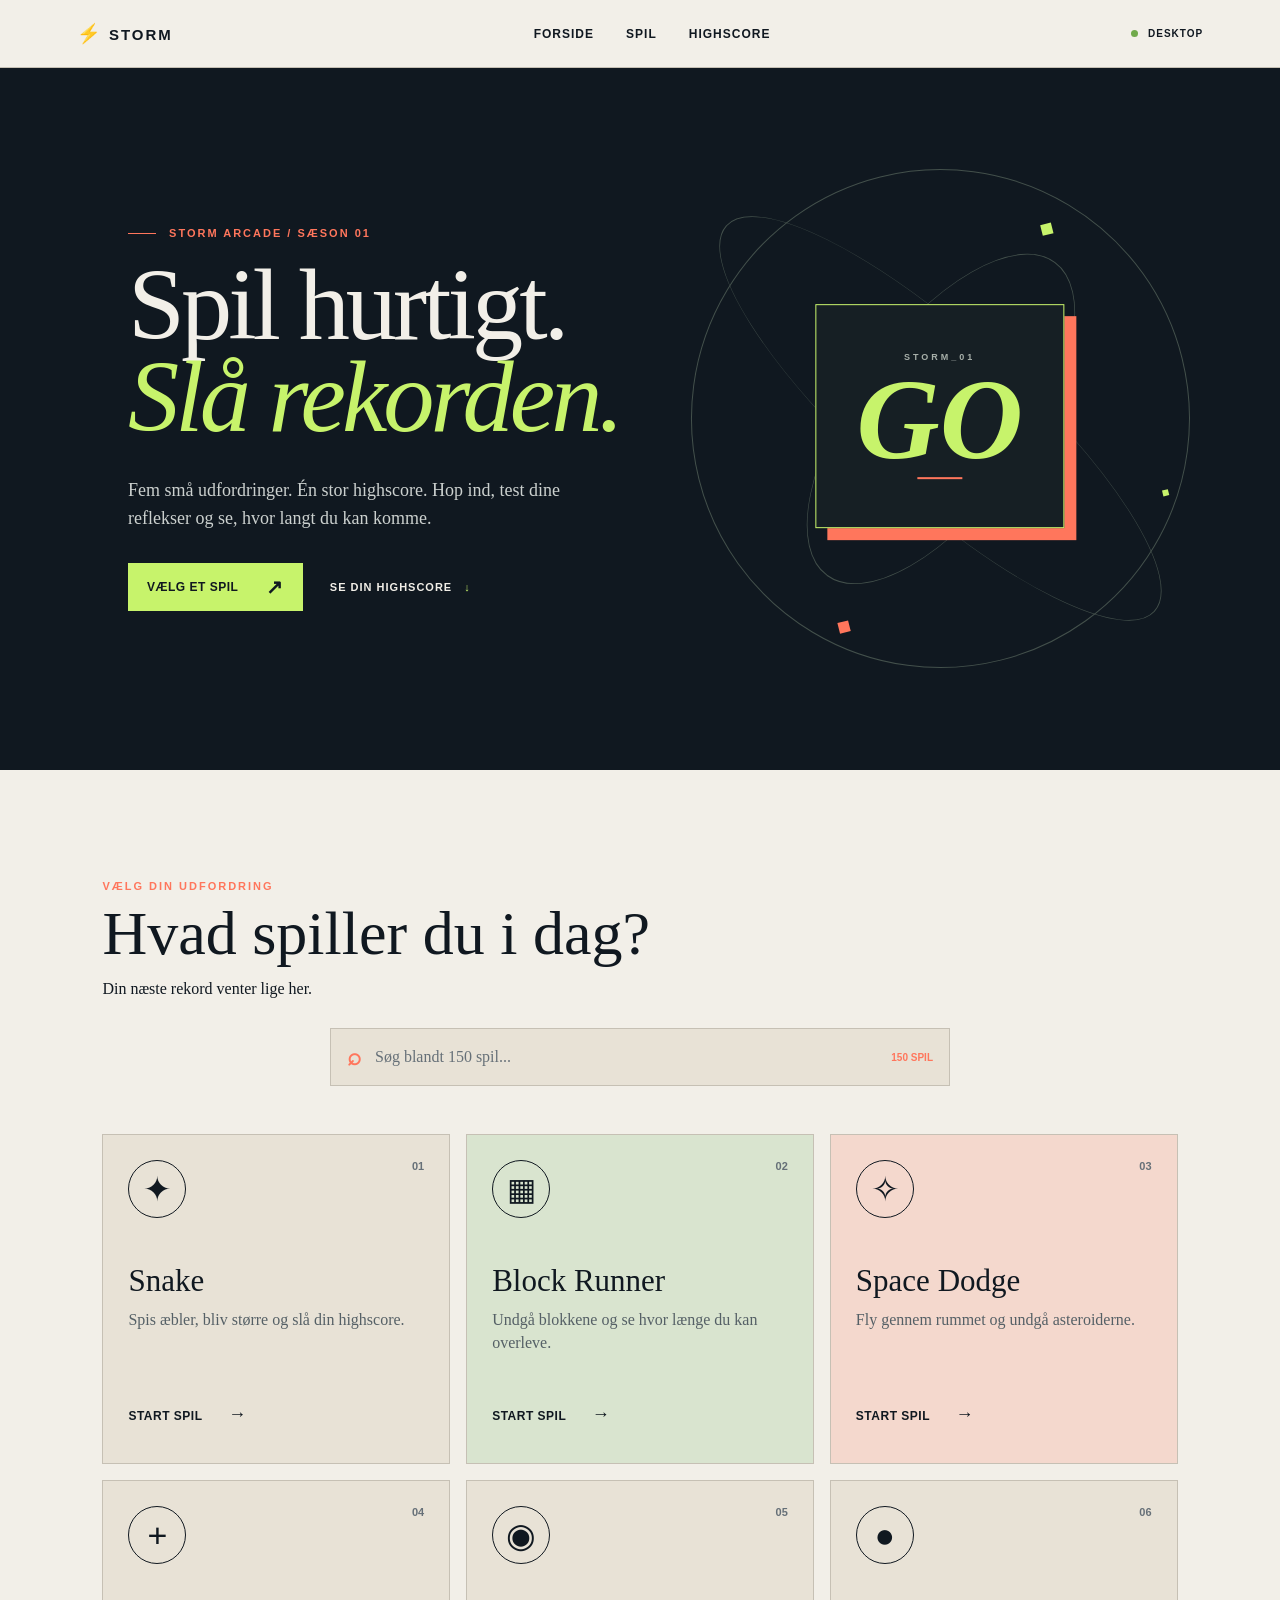
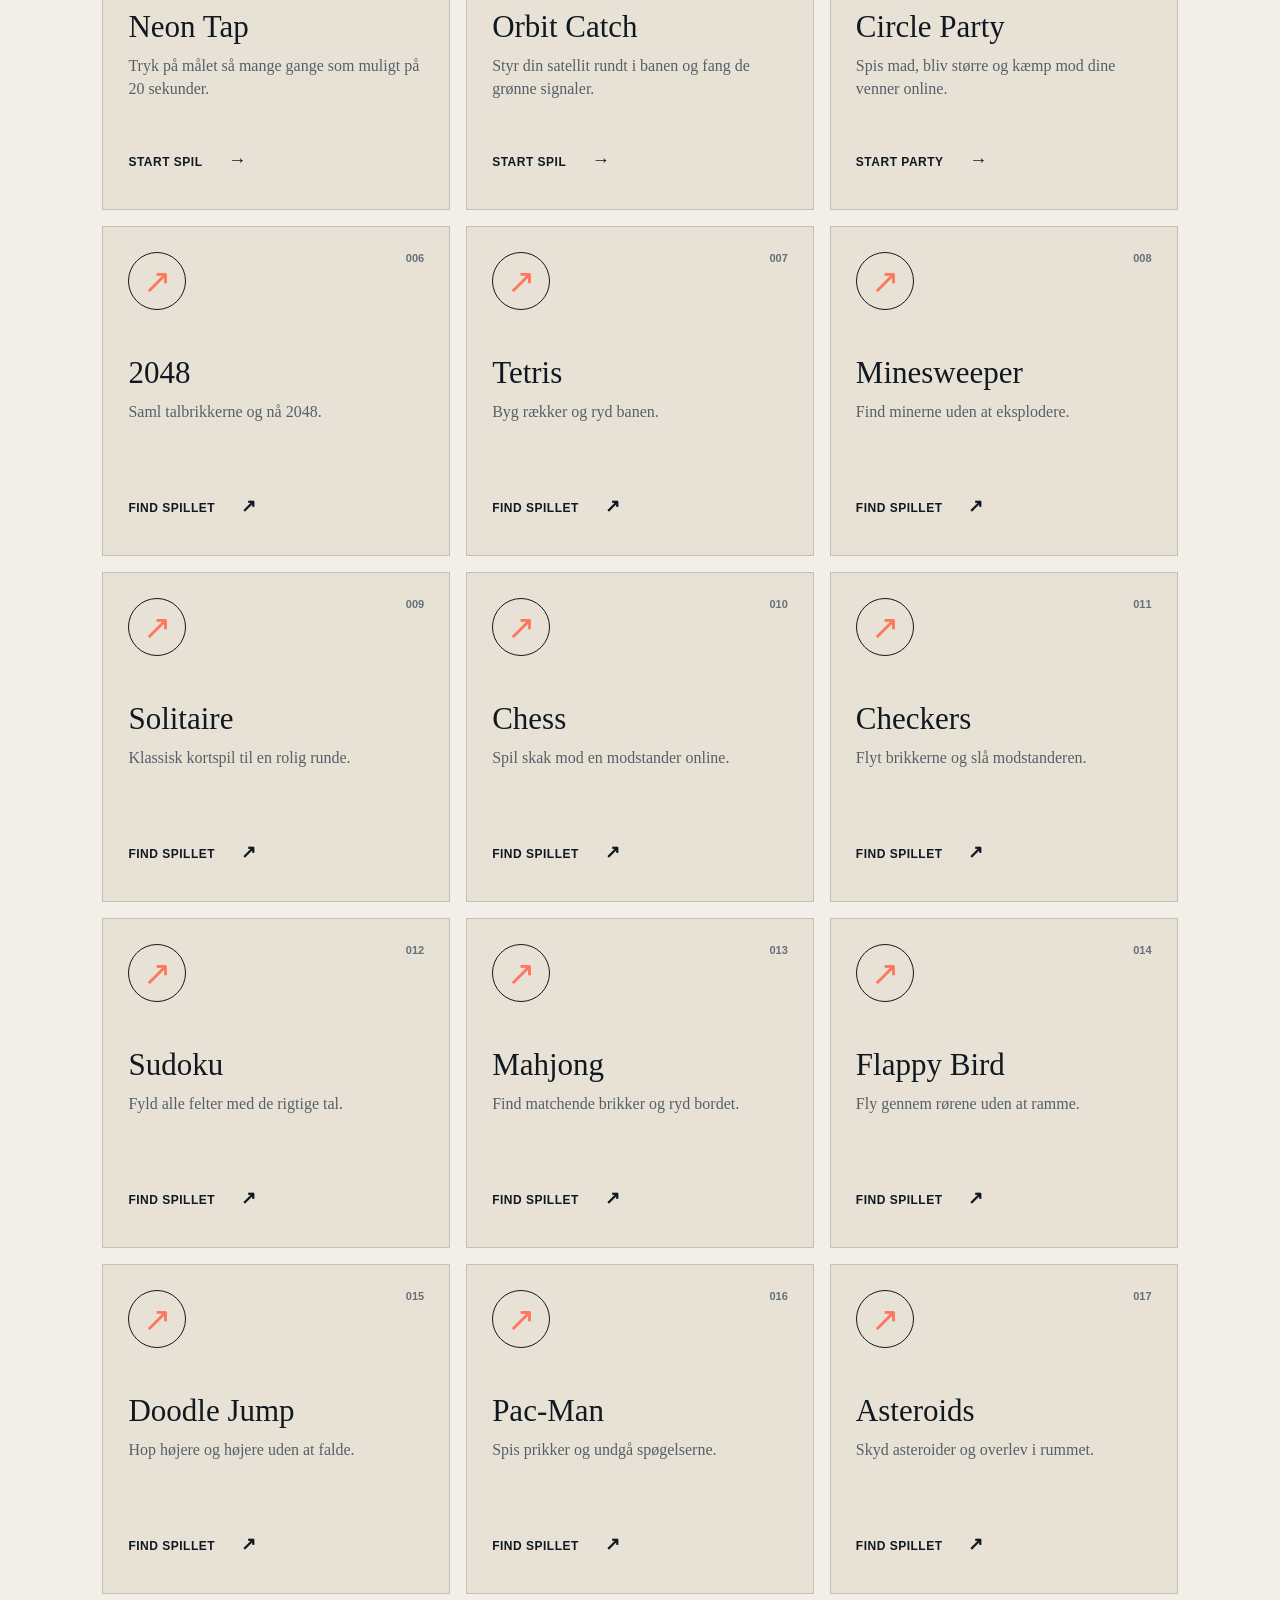
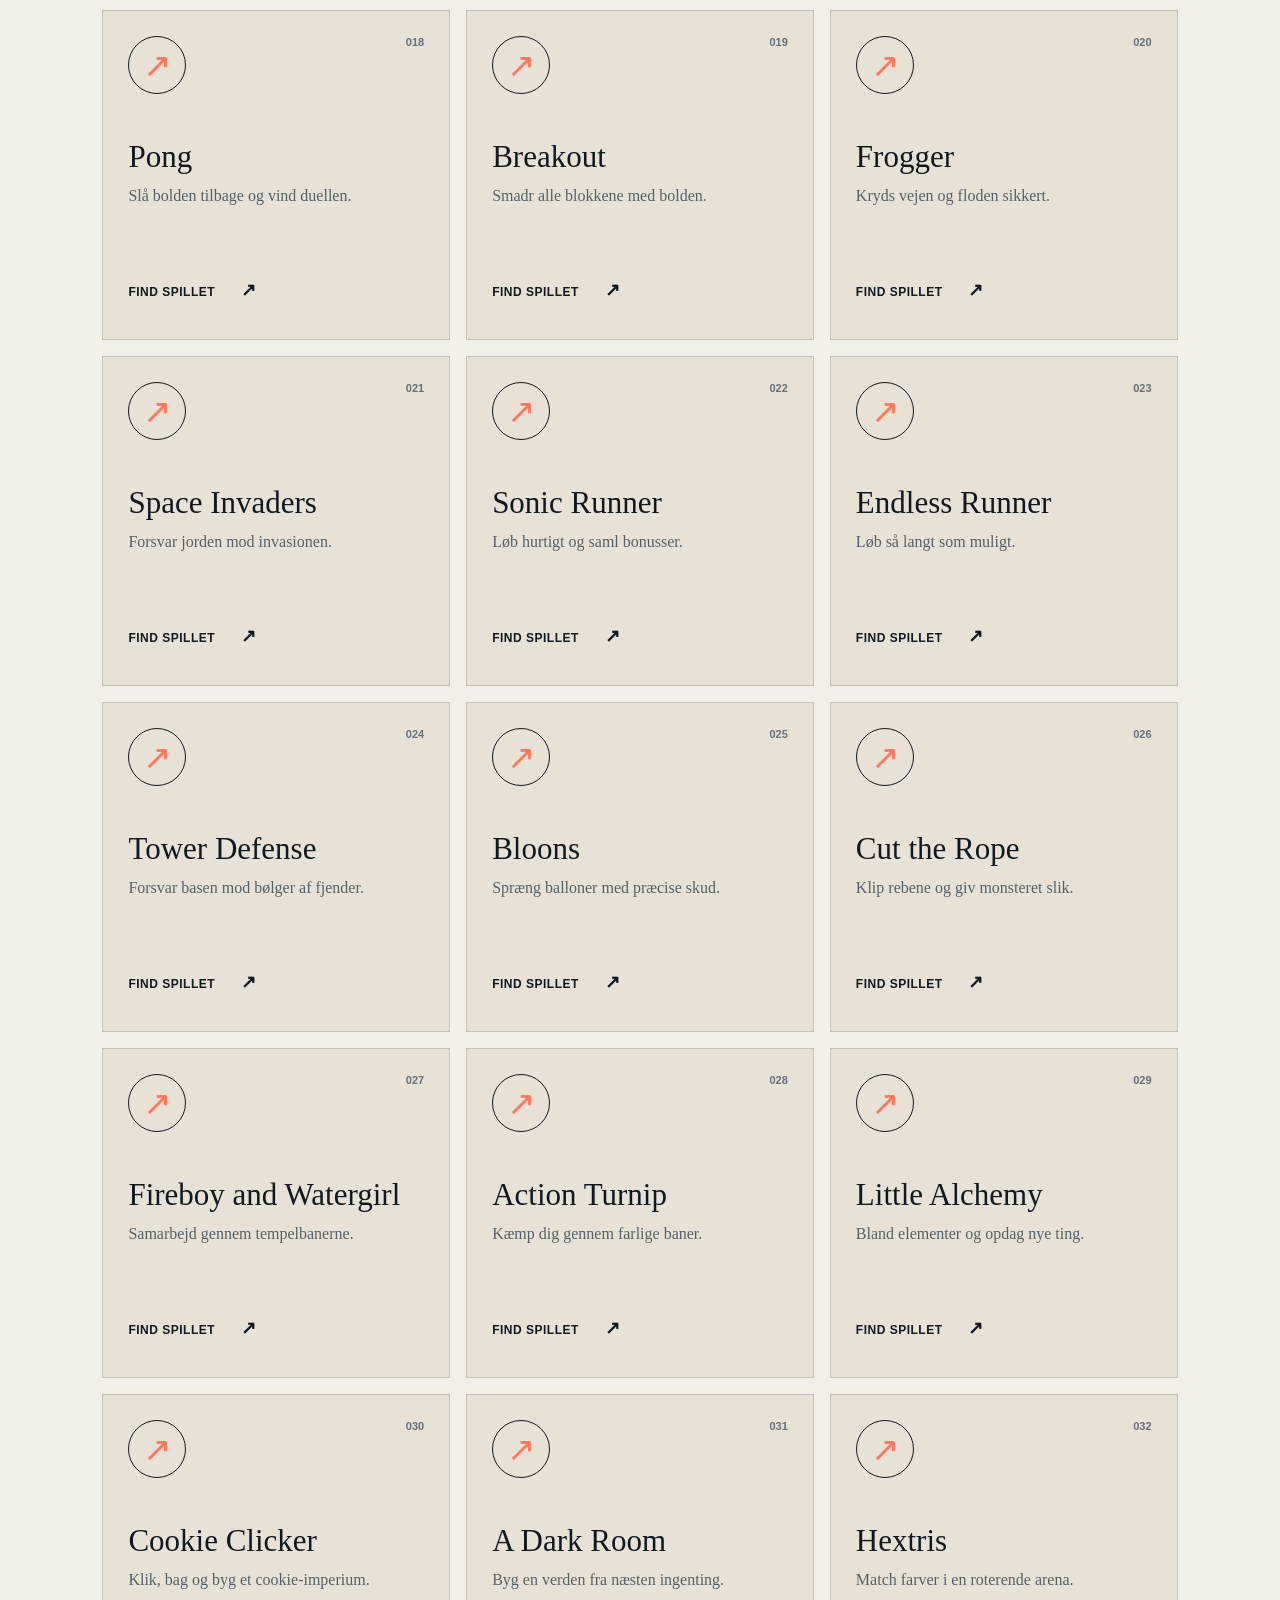
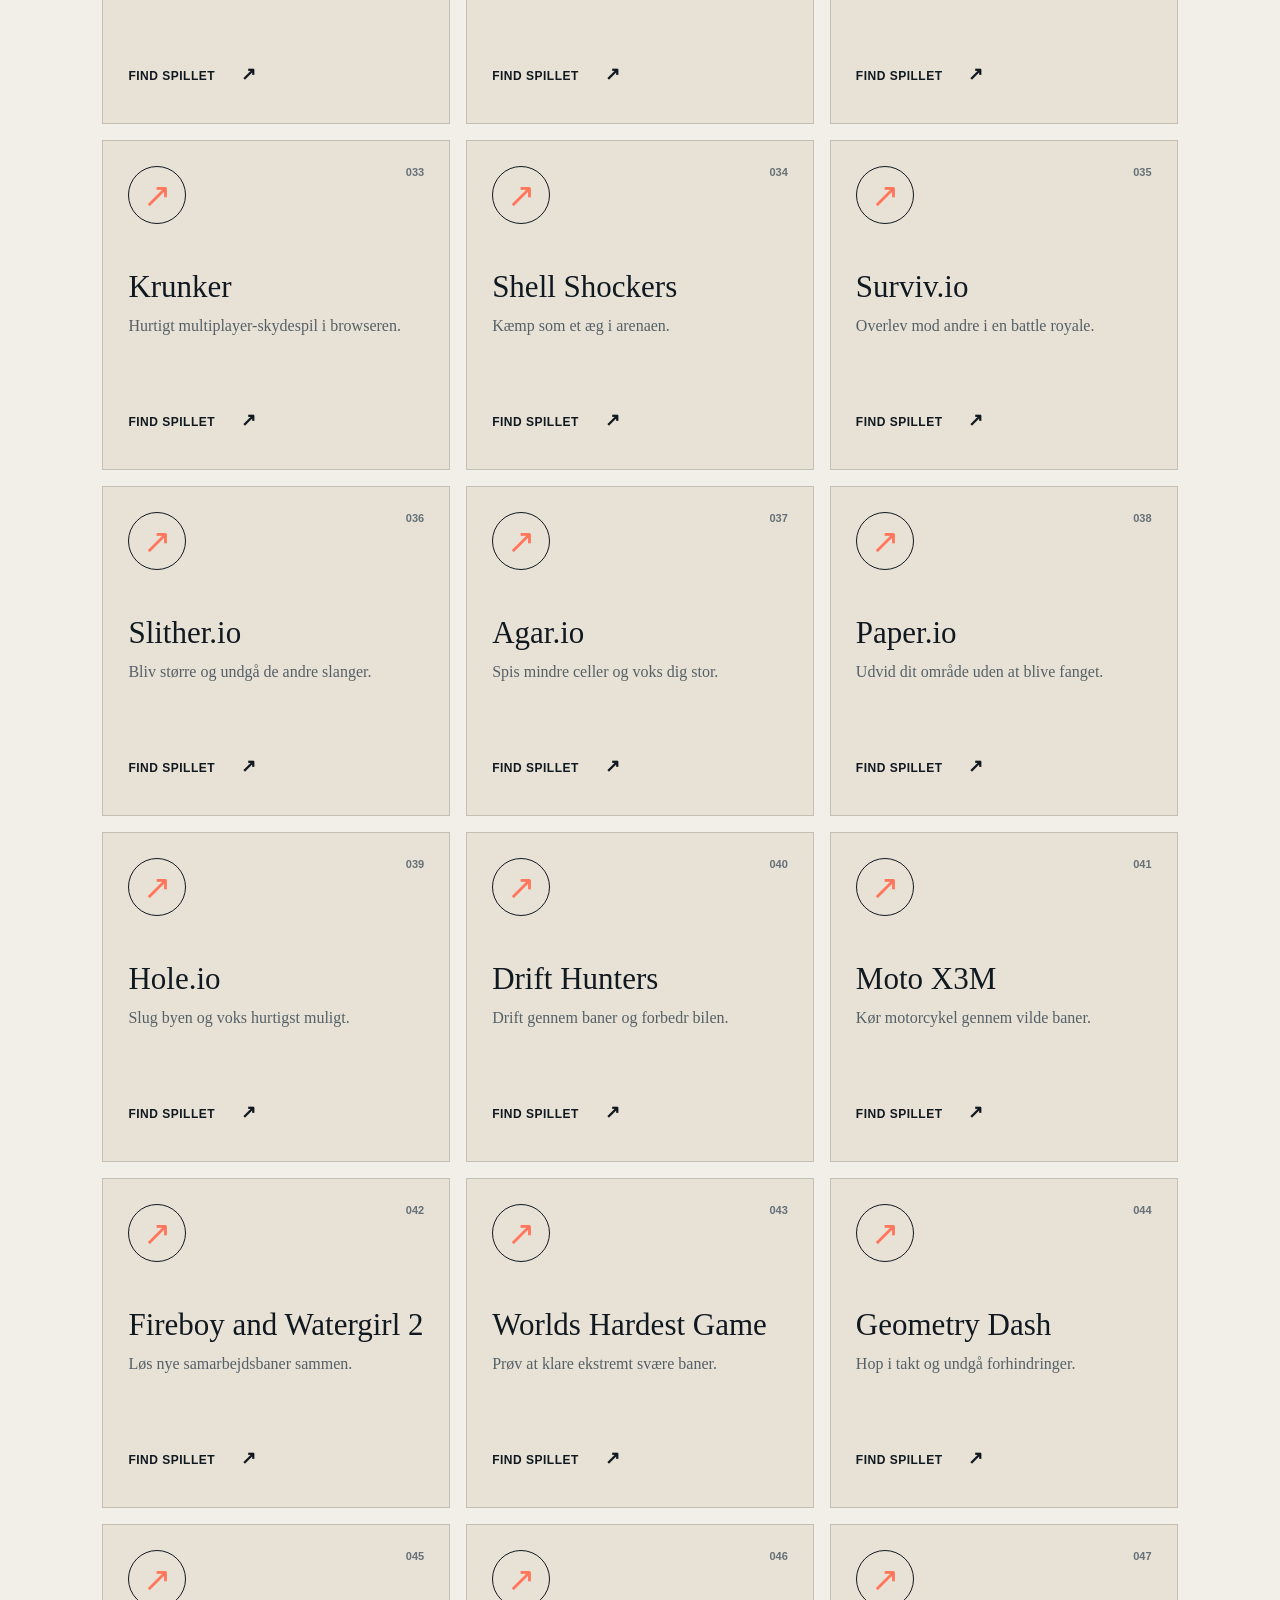
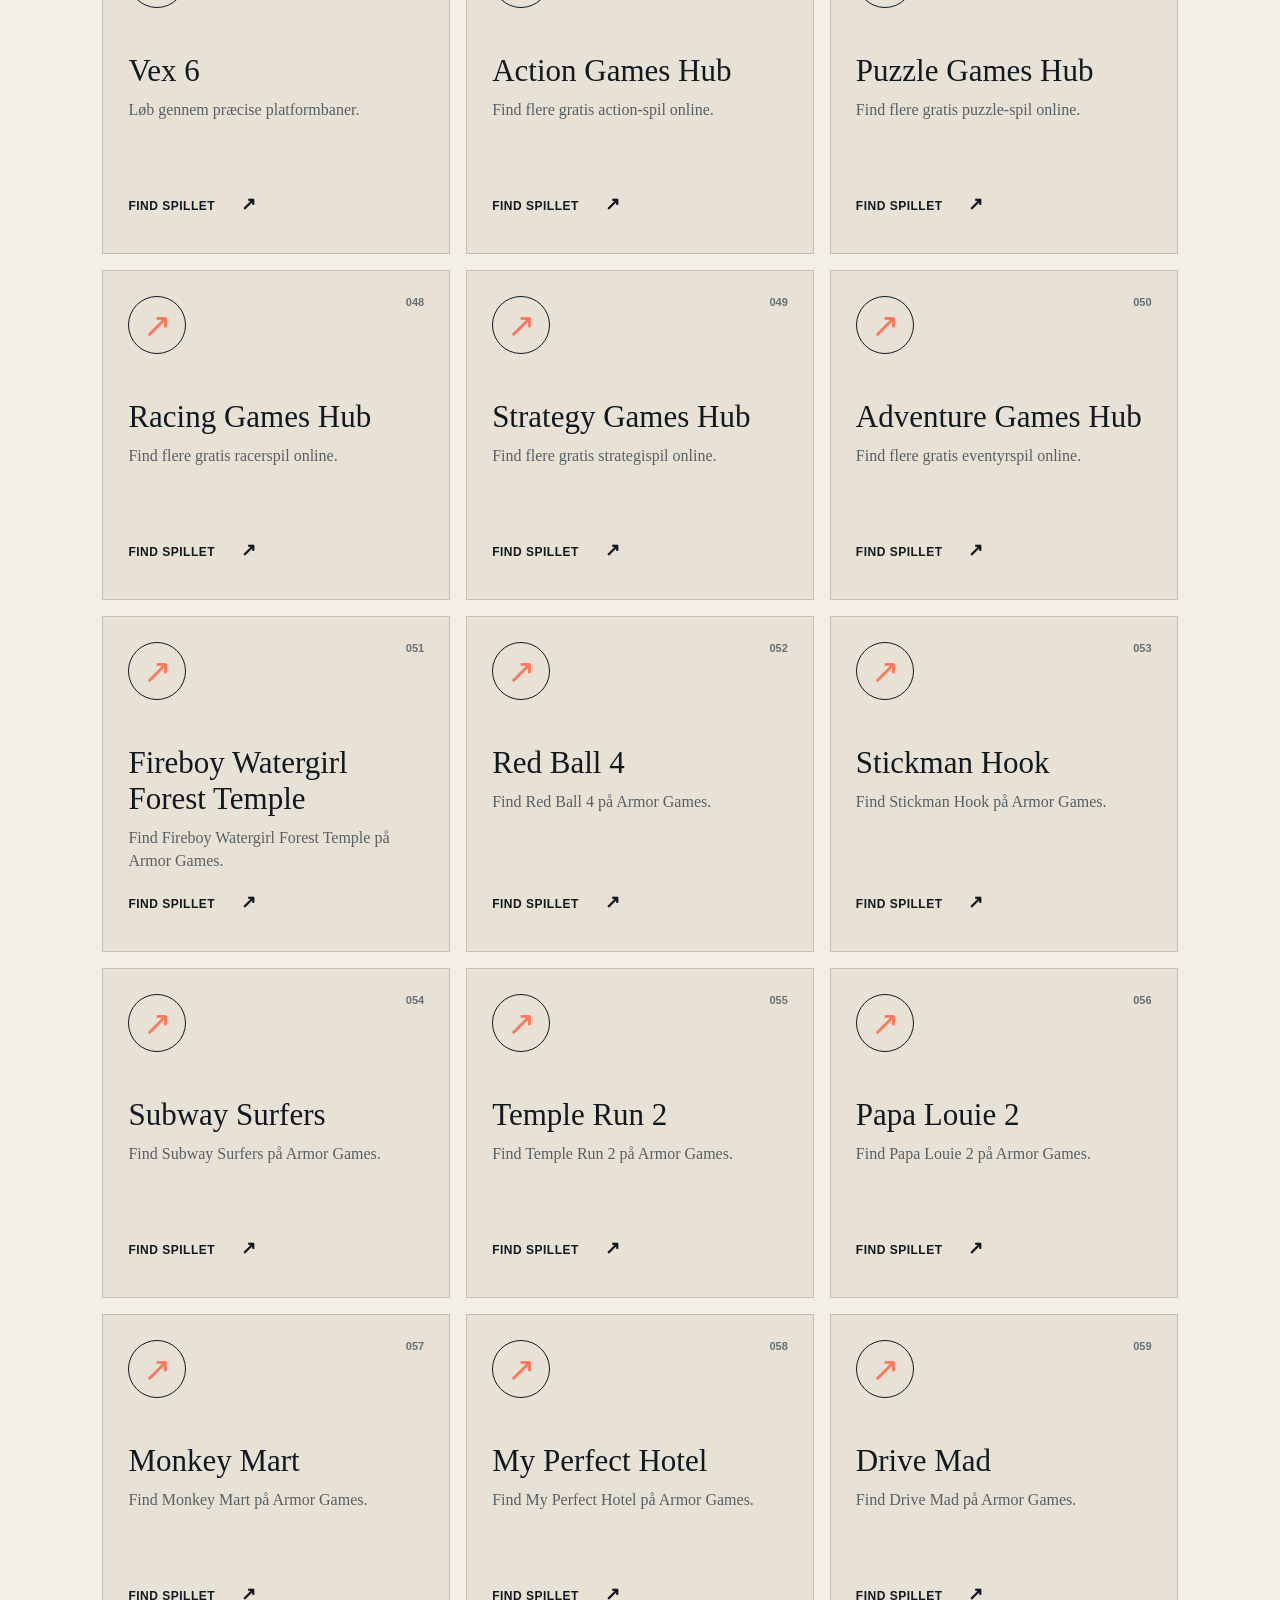
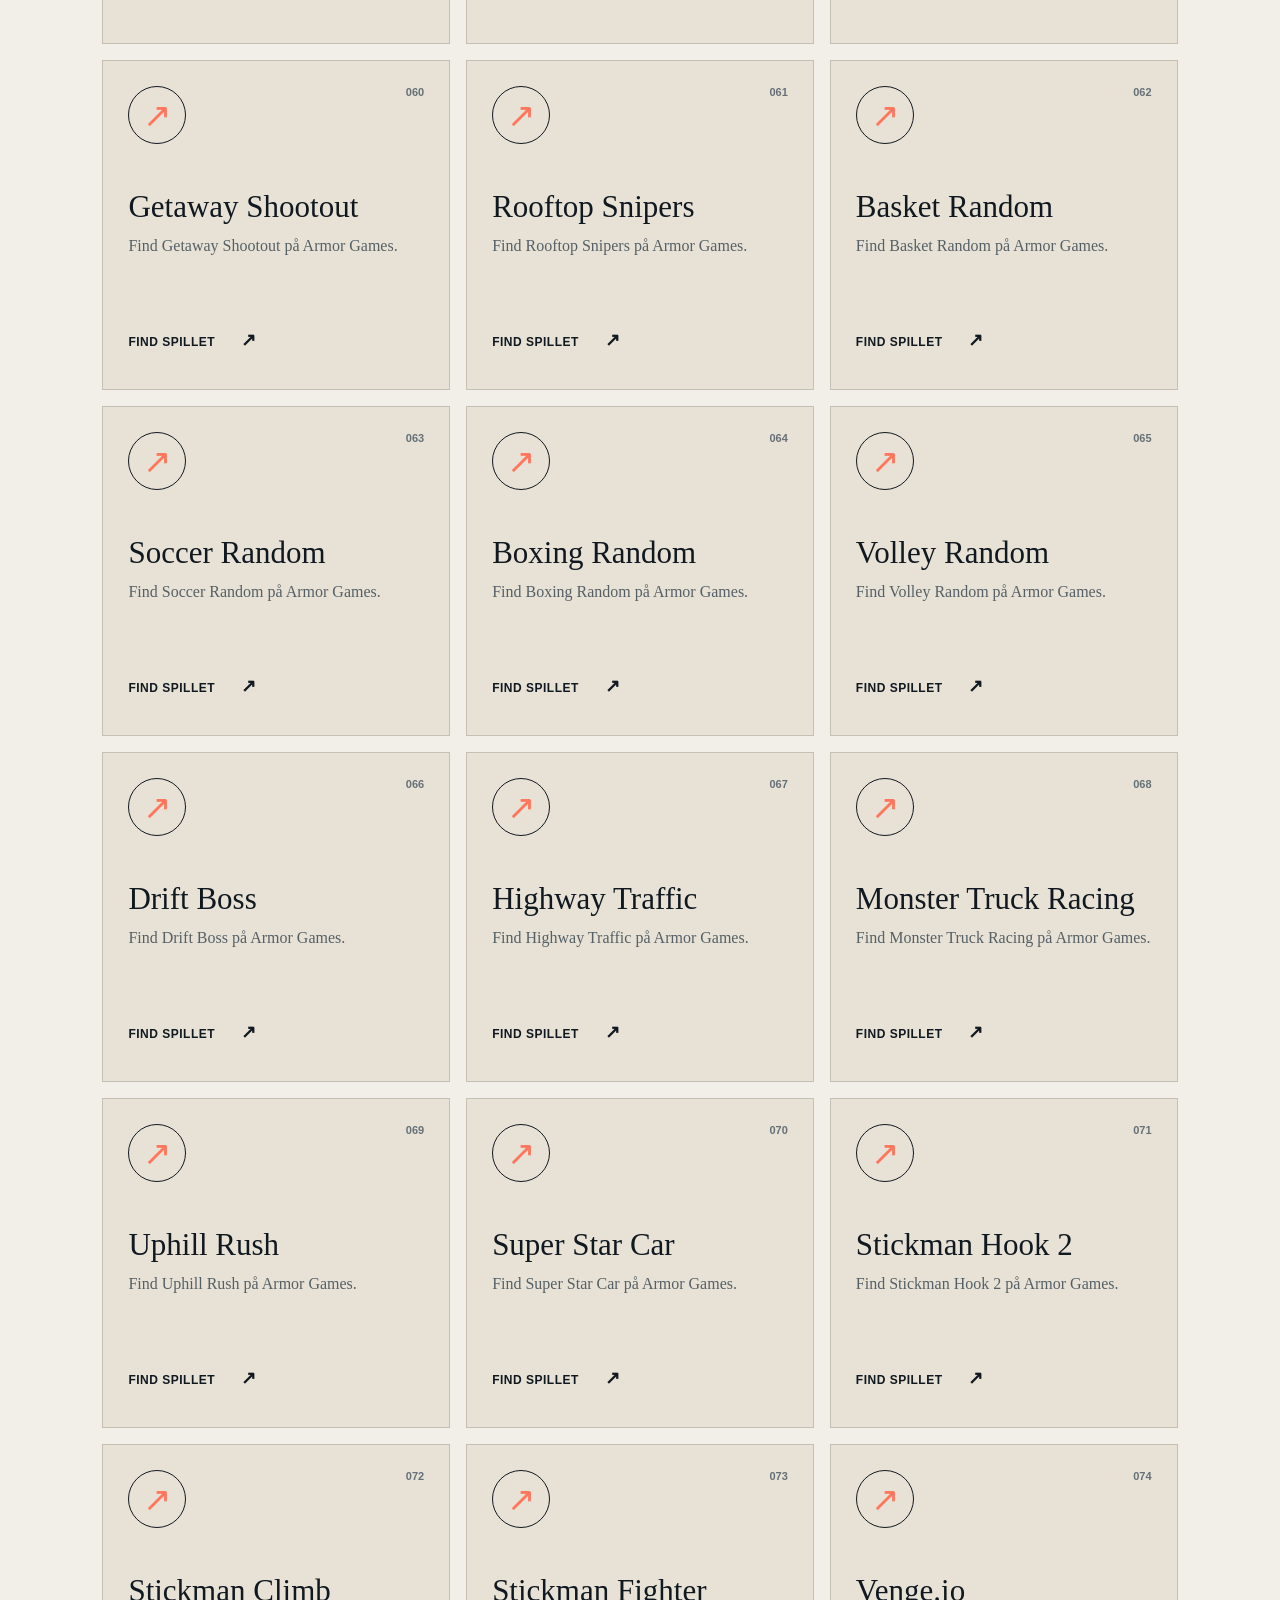
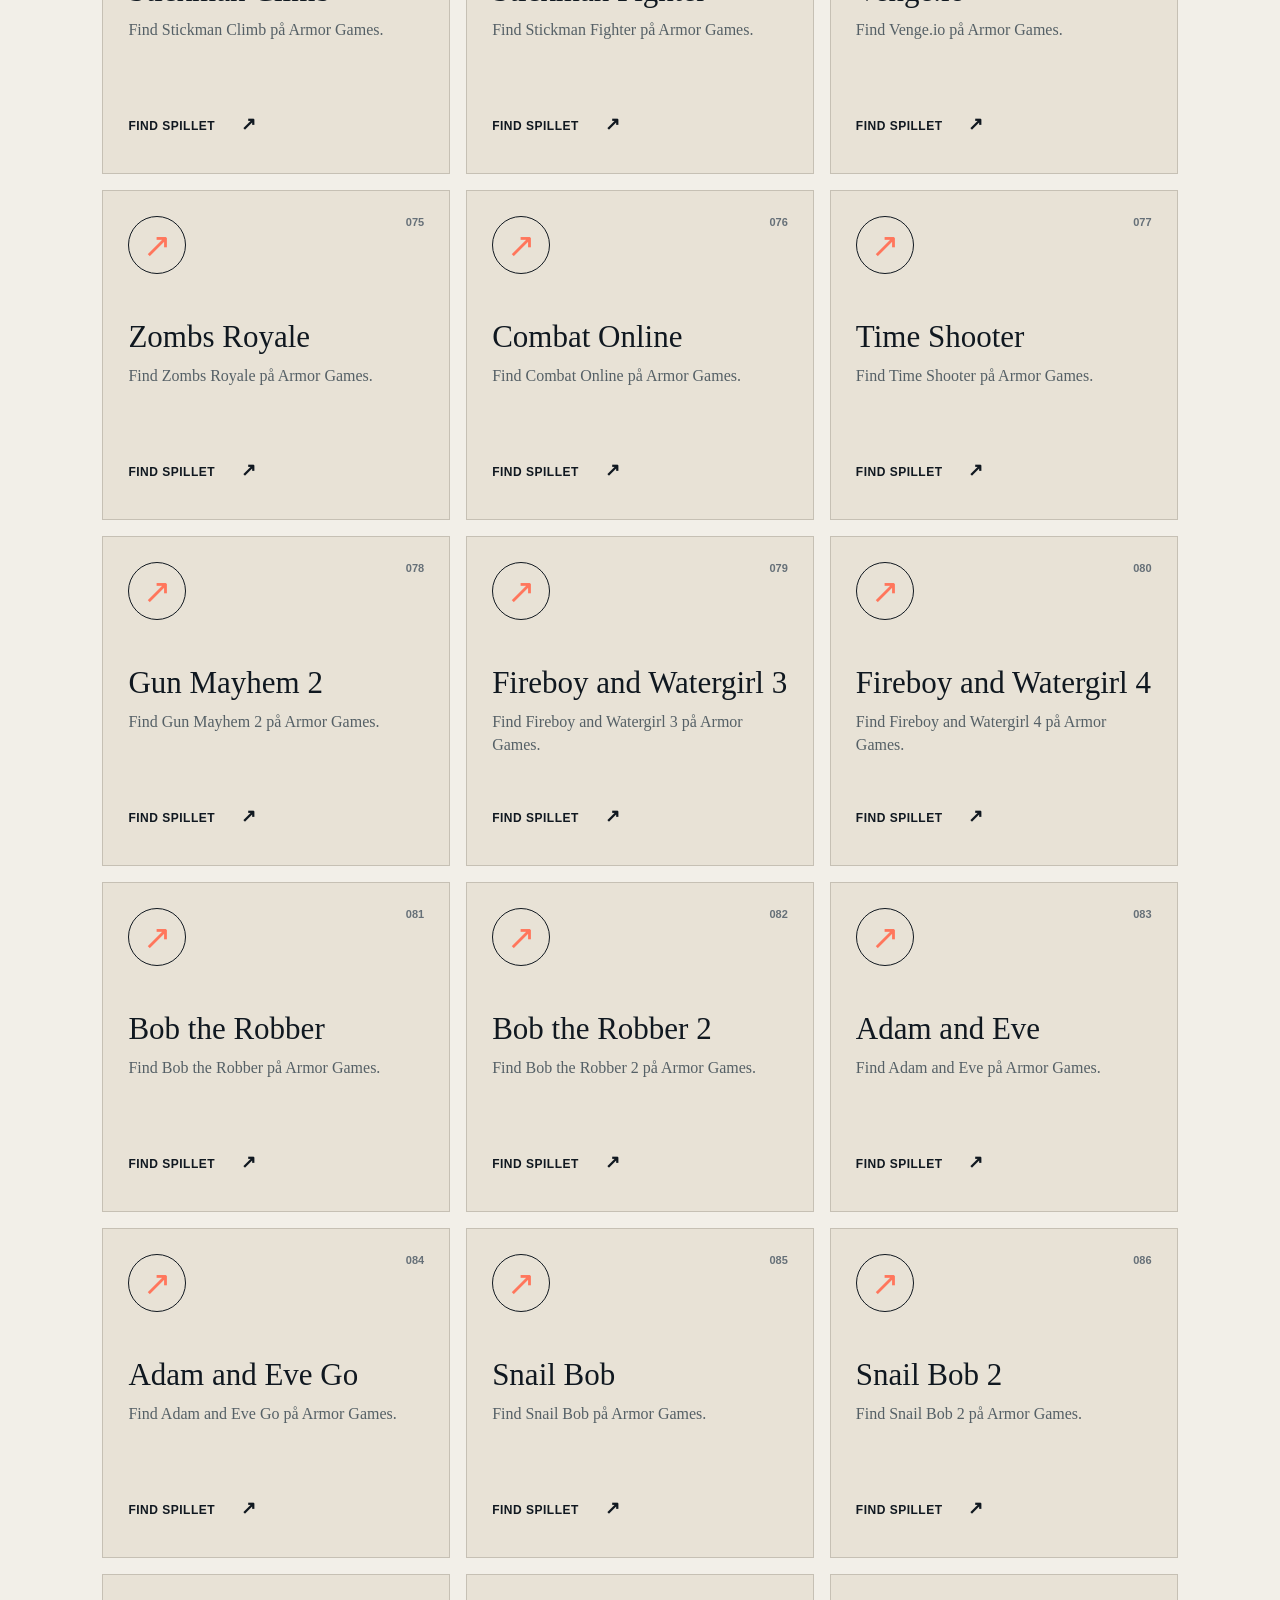
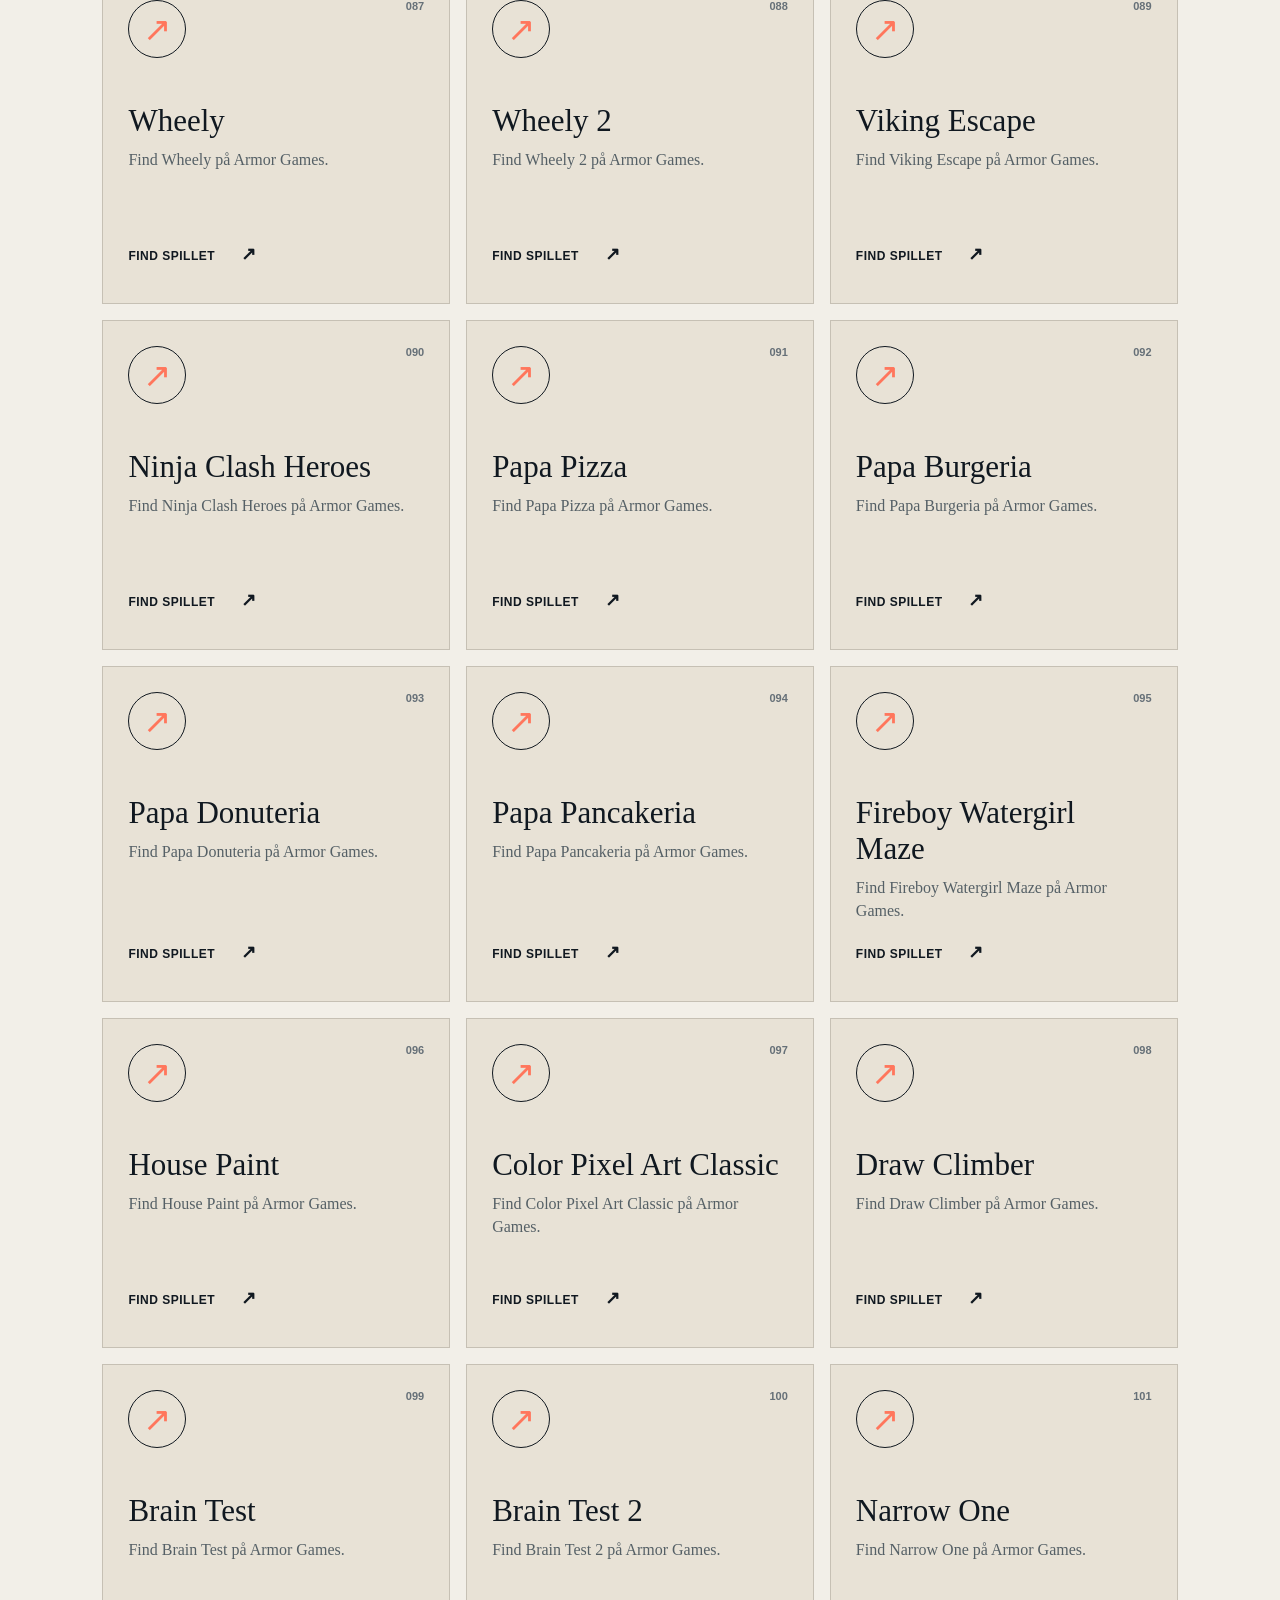
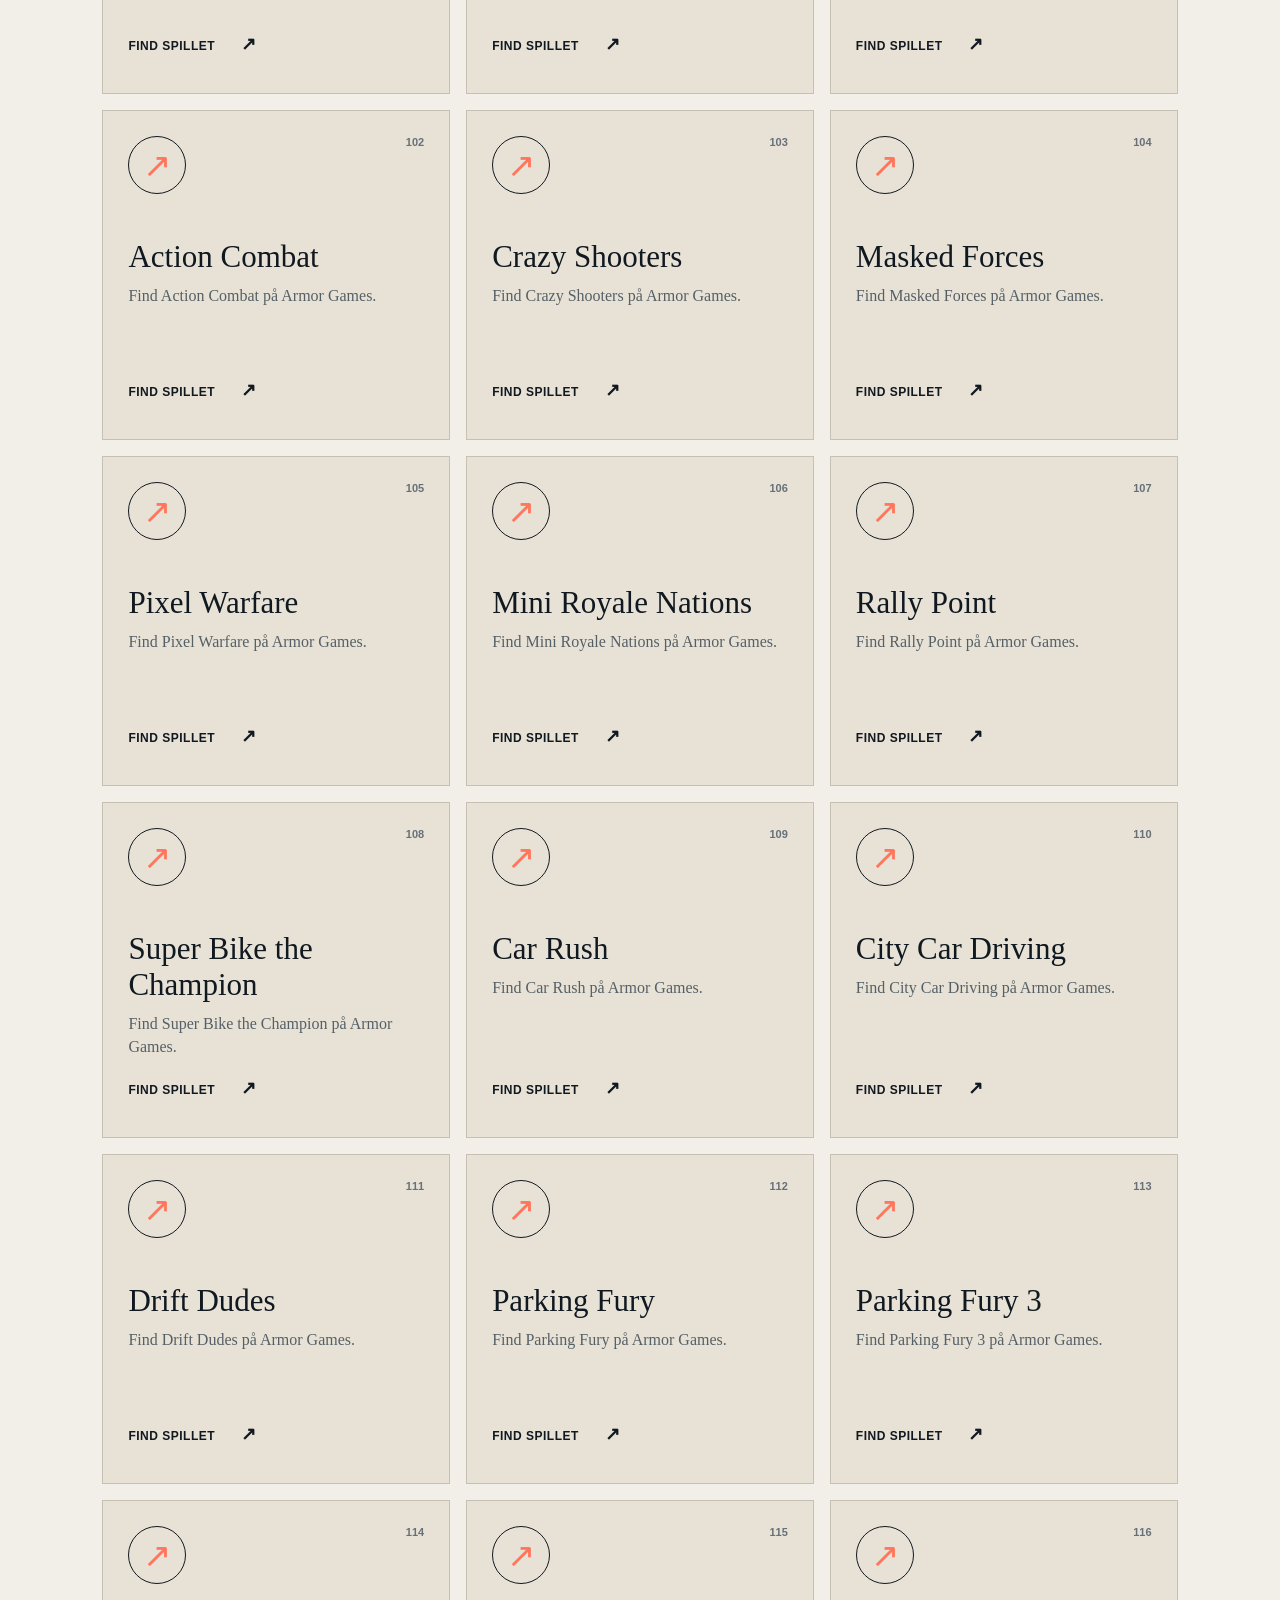
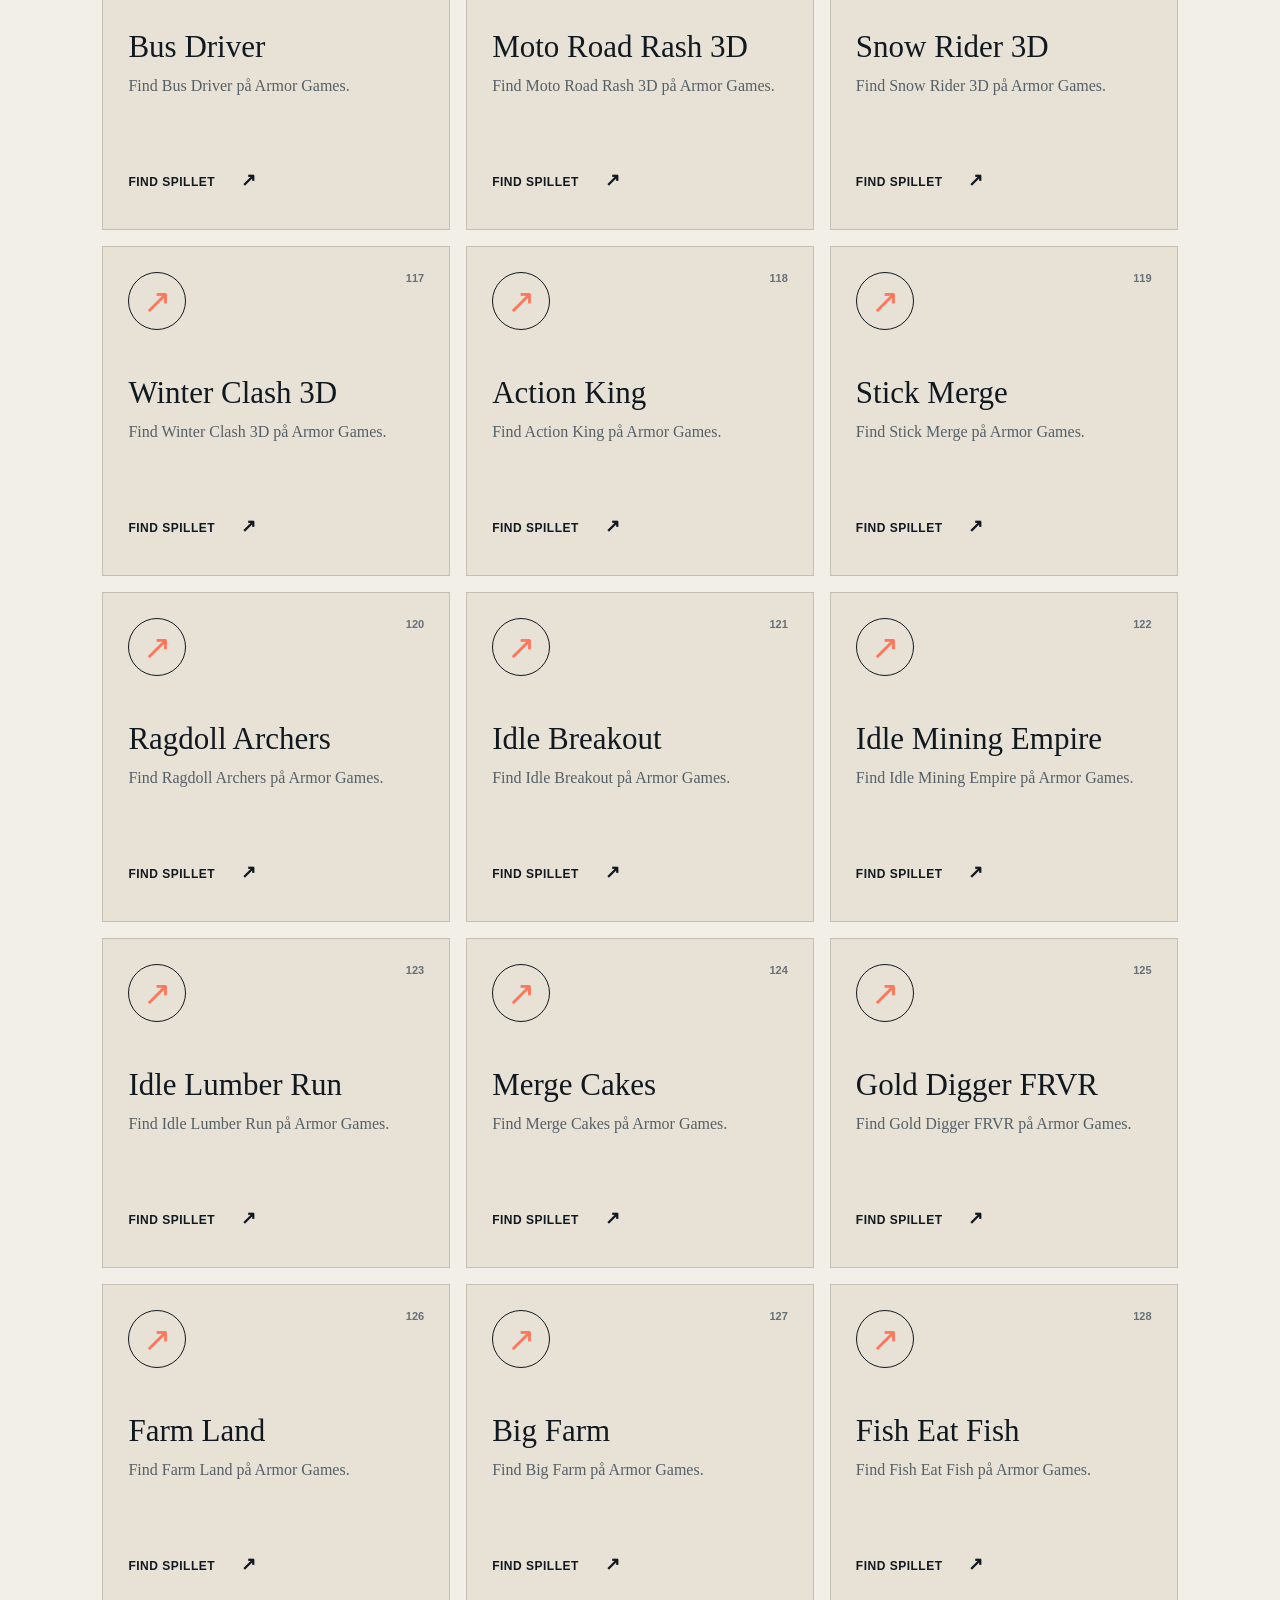
<file: index.html>
<!DOCTYPE html>
<html lang="da">
<head>
  <meta charset="UTF-8">
  <meta name="viewport" content="width=device-width, initial-scale=1.0">
  <meta name="description" content="Storm Gaming - hurtige spil, highscores og nye udfordringer.">
  <title>Storm Gaming | Dit gaming-univers</title>
  <link rel="stylesheet" href="style.css">
</head>
<body>
  <header class="site-header">
    <a class="logo" href="#home" aria-label="Storm Gaming forside"><span>⚡</span> STORM</a>
    <nav>
      <a href="#home">Forside</a>
      <a href="#games">Spil</a>
      <a href="#about">Highscore</a>
    </nav>
    <div id="device-status" class="status" aria-live="polite"><span class="status-dot"></span> ONLINE</div>
  </header>

  <main>
    <section id="home" class="hero">
      <div class="hero-copy">
        <p class="eyebrow"><span></span> STORM ARCADE / SÆSON 01</p>
        <h1>Spil hurtigt.<br><em>Slå rekorden.</em></h1>
        <p class="hero-text">Fem små udfordringer. Én stor highscore. Hop ind, test dine reflekser og se, hvor langt du kan komme.</p>
        <div class="hero-actions">
          <a class="button" href="#games">Vælg et spil <span>↗</span></a>
          <a class="text-link" href="#about">Se din highscore <span>↓</span></a>
        </div>
      </div>
      <div class="hero-art" aria-hidden="true"><div class="orbit orbit-one"></div><div class="orbit orbit-two"></div><div class="arcade-screen"><span class="screen-label">STORM_01</span><strong>GO</strong><span class="screen-line"></span></div><div class="pixel pixel-one"></div><div class="pixel pixel-two"></div><div class="pixel pixel-three"></div></div>
    </section>

    <section id="games" class="section">
      <div class="section-heading"><p class="eyebrow">VÆLG DIN UDFORDRING</p><h2>Hvad spiller du i dag?</h2><p>Din næste rekord venter lige her.</p><label class="search-box"><span>⌕</span><input id="game-search" type="search" placeholder="Søg blandt 150 spil..." aria-label="Søg blandt 150 spil"><strong>150 SPIL</strong></label></div>
      <div class="games">
        <article class="card">
          <div class="card-top"><span class="icon snake-icon">✦</span><span class="game-number">01</span></div>
          <h3>Snake</h3>
          <p>Spis æbler, bliv større og slå din highscore.</p>
          <button onclick="startGame('Snake')">Start spil <span>→</span></button>
        </article>
        <article class="card">
          <div class="card-top"><span class="icon block-icon">▦</span><span class="game-number">02</span></div>
          <h3>Block Runner</h3>
          <p>Undgå blokkene og se hvor længe du kan overleve.</p>
          <button onclick="startGame('Block Runner')">Start spil <span>→</span></button>
        </article>
        <article class="card">
          <div class="card-top"><span class="icon space-icon">✧</span><span class="game-number">03</span></div>
          <h3>Space Dodge</h3>
          <p>Fly gennem rummet og undgå asteroiderne.</p>
          <button onclick="startGame('Space Dodge')">Start spil <span>→</span></button>
        </article>
        <article class="card">
          <div class="card-top"><span class="icon tap-icon">+</span><span class="game-number">04</span></div>
          <h3>Neon Tap</h3>
          <p>Tryk på målet så mange gange som muligt på 20 sekunder.</p>
          <button onclick="startGame('Neon Tap')">Start spil <span>→</span></button>
        </article>
        <article class="card">
          <div class="card-top"><span class="icon orbit-icon">◉</span><span class="game-number">05</span></div>
          <h3>Orbit Catch</h3>
          <p>Styr din satellit rundt i banen og fang de grønne signaler.</p>
          <button onclick="startGame('Orbit Catch')">Start spil <span>→</span></button>
        </article>
        <article class="card">
          <div class="card-top"><span class="icon orbit-icon">●</span><span class="game-number">06</span></div>
          <h3>Circle Party</h3>
          <p>Spis mad, bliv større og kæmp mod dine venner online.</p>
          <a class="card-link" href="circle-party/">Start party <span>→</span></a>
        </article>
      </div>
    </section>

    <section id="about" class="section about">
      <div class="score-copy"><p class="eyebrow">DIN ARCADE-PROFIL</p><h2>Din bedste score</h2><p>Hver runde tæller. Bliv ved med at spille og klatre på tavlen.</p></div>
      <div class="score-panel"><span class="trophy">✦</span><div id="score">Ingen score endnu</div><button class="reset-button" onclick="resetScore()">Nulstil</button></div>
    </section>
  </main>

  <div id="game-modal" class="game-modal" hidden>
    <div class="game-window" role="dialog" aria-modal="true" aria-labelledby="game-title">
      <div class="game-bar"><div><p class="eyebrow">LIVE ARCADE</p><h2 id="game-title">Spil</h2></div><button class="close-game" onclick="closeGame()" aria-label="Luk spil">×</button></div>
      <canvas id="game-canvas" width="640" height="360"></canvas>
      <p id="game-instructions" class="game-instructions"></p>
      <div class="game-actions"><button id="fullscreen-game" onclick="enterFullscreen()">Fuld skærm</button><button id="restart-game" onclick="restartGame()">Start forfra</button><button class="exit-game" onclick="closeGame()">Tilbage til spil</button></div>
    </div>
  </div>

  <footer>© 2026 Storm Gaming</footer>
  <script src="script.js"></script>
</body>
</html>
</file>
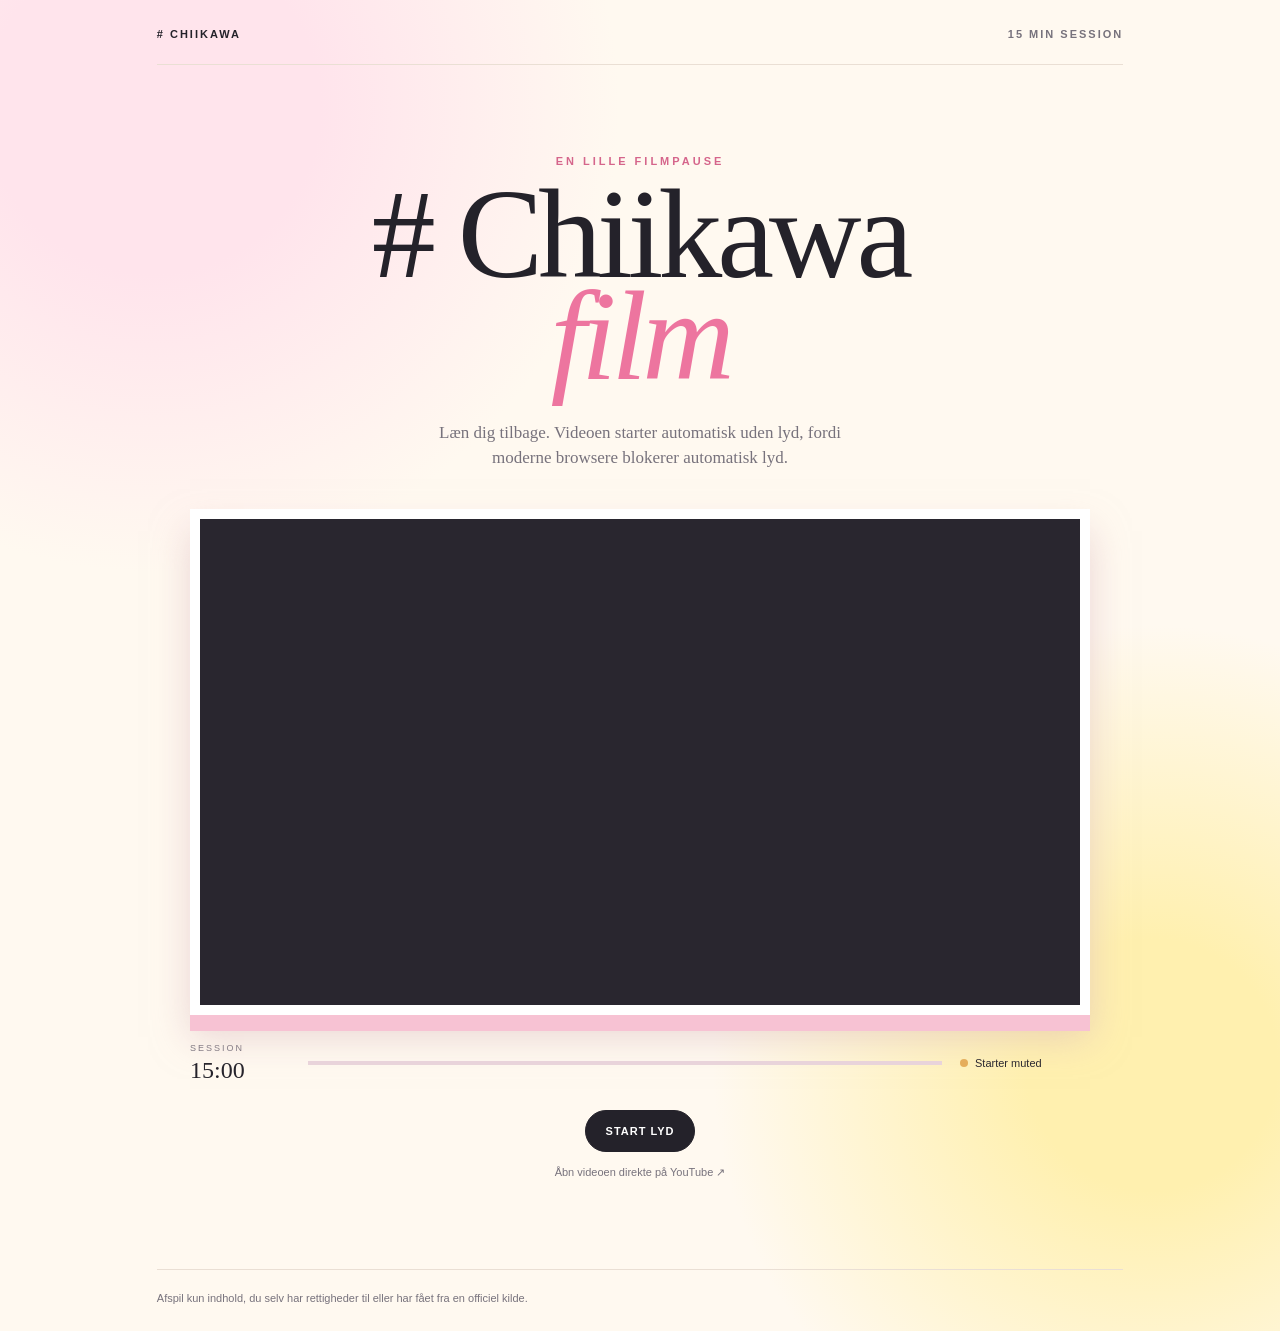
<file: chiikawa.html>
<!doctype html>
<html lang="da">
<head>
  <meta charset="utf-8">
  <meta name="viewport" content="width=device-width, initial-scale=1">
  <meta name="description" content="En rolig 15-minutters videosession.">
  <title># Chiikawa Film | 15 minutter</title>
  <link rel="stylesheet" href="chiikawa.css">
</head>
<body>
  <main class="cinema-shell">
    <header class="topbar">
      <a class="brand" href="chiikawa.html"># CHIIKAWA</a>
      <span class="session-label">15 MIN SESSION</span>
    </header>

    <section class="intro" aria-labelledby="page-title">
      <p class="eyebrow">EN LILLE FILMPAUSE</p>
      <h1 id="page-title"># Chiikawa<br><em>film</em></h1>
      <p class="lead">Læn dig tilbage. Videoen starter automatisk uden lyd, fordi moderne browsere blokerer automatisk lyd.</p>
    </section>

    <section class="player-wrap" aria-label="Videoplayer">
      <div class="screen-frame">
        <iframe id="youtube-player" title="Chiikawa-video med engelske undertekster" src="https://www.youtube.com/embed/CRtdFfhZHnM?autoplay=1&mute=1&controls=1&rel=0&enablejsapi=1" allow="autoplay; encrypted-media; picture-in-picture" allowfullscreen></iframe>
      </div>
      <div class="player-meta">
        <div><span class="meta-label">SESSION</span><strong id="timer">15:00</strong></div>
        <div class="progress-track" aria-hidden="true"><span id="progress"></span></div>
        <div><span id="status" class="status-dot"></span><span id="status-text">Starter muted</span></div>
      </div>
      <button id="sound-button" class="sound-button" type="button">Start lyd</button>
      <a class="youtube-direct" href="https://www.youtube.com/watch?v=CRtdFfhZHnM" target="_blank" rel="noopener noreferrer">Åbn videoen direkte på YouTube ↗</a>
    </section>

    <footer>Afspil kun indhold, du selv har rettigheder til eller har fået fra en officiel kilde.</footer>
  </main>
  <script src="chiikawa.js"></script>
  <script src="https://www.youtube.com/iframe_api"></script>
</body>
</html>
</file>
<file: style.css>
.search-box{display:flex;align-items:center;gap:12px;max-width:620px;margin:30px auto 0;padding:14px 16px;background:var(--cream);border:1px solid var(--line);font:700 12px Arial,sans-serif}.search-box span{font-size:24px;color:var(--orange)}.search-box input{min-width:0;flex:1;border:0;outline:0;background:transparent;color:var(--ink);font:16px Georgia,serif}.search-box input::placeholder{color:var(--muted)}.search-box strong{color:var(--orange);font-size:10px;white-space:nowrap}.card[hidden]{display:none}.online-card .online-icon{color:var(--orange)}.online-link{align-self:flex-start;margin-top:auto;padding:13px 0;color:var(--ink);font:700 12px Arial,sans-serif;letter-spacing:.5px;text-decoration:none;text-transform:uppercase}.online-link span{padding-left:22px;font-size:18px}@media(max-width:600px){.search-box{margin-top:24px;padding:12px}.search-box strong{display:none}.search-box input{font-size:15px}.online-link{font-size:11px}}
 #fullscreen-game{display:inline-block!important}
 #fullscreen-game{display:none}body[data-device="tablet"] .site-header{padding-left:5vw;padding-right:5vw}body[data-device="tablet"] .games{grid-template-columns:repeat(2,1fr)}body[data-device="tablet"] .hero{padding-left:7vw;padding-right:7vw}body[data-device="phone"] .site-header{padding:16px 5vw;gap:16px}body[data-device="phone"] .site-header nav{gap:16px;font-size:10px}body[data-device="phone"] .game-modal.is-fullscreen .game-window{padding:12px}body[data-device="phone"] .game-modal.is-fullscreen .game-bar h2{font-size:30px}body[data-device="phone"] .game-modal.is-fullscreen .game-window canvas{width:100%;max-height:calc(100dvh - 190px);margin:12px auto;aspect-ratio:16 / 9}body[data-device="phone"] .game-instructions{font-size:12px}body[data-device="phone"] .game-actions{flex-wrap:wrap;gap:10px;margin-top:auto}body[data-device="phone"] .game-actions button{padding:11px 12px;font-size:10px}body[data-device="phone"] .game-actions .exit-game{padding-left:12px}body[data-device="phone"] #fullscreen-game{display:inline-block}body[data-device="phone"] .hero-text{font-size:16px}body[data-device="phone"] .section-heading>p:last-child,body[data-device="phone"] .score-copy>p:last-child{font-size:15px}
 .game-modal[hidden]{display:none}.game-modal{position:fixed;inset:0;z-index:30;display:grid;place-items:center;padding:20px;background:#101820d9}.game-window{width:min(720px,100%);padding:24px;background:var(--paper);box-shadow:10px 10px 0 var(--orange)}.game-modal.is-fullscreen{padding:0;background:var(--ink)}.game-modal.is-fullscreen .game-window{width:100%;height:100%;max-width:none;display:flex;flex-direction:column;padding:clamp(16px,4vw,42px);box-shadow:none}.game-modal.is-fullscreen .game-window canvas{width:min(100%,1000px);max-height:calc(100vh - 150px);margin:22px auto 14px;object-fit:contain}.game-is-fullscreen{overflow:hidden}.game-bar{display:flex;justify-content:space-between;align-items:start}.game-bar .eyebrow{margin-bottom:6px}.game-bar h2{margin:0;font-size:38px;font-weight:400}.close-game{padding:0;background:none;color:var(--ink);font:36px Georgia,sans-serif;text-transform:none}.game-window canvas{display:block;width:100%;height:auto;margin:22px 0 14px;background:#101820;border:1px solid var(--ink);cursor:crosshair}.game-instructions{min-height:23px;margin:0;color:var(--muted);font:13px Arial,sans-serif}.game-actions{display:flex;gap:24px;margin-top:18px}.game-actions button{padding:12px 15px}.game-actions .exit-game{background:none;color:var(--ink);padding-left:0}.game-window .eyebrow{color:var(--orange)}
:root{--ink:#101820;--paper:#f2efe8;--cream:#e8e2d6;--lime:#c7f36b;--orange:#ff765c;--muted:#667078;--line:#c6c0b4}*{box-sizing:border-box}html{scroll-behavior:smooth}body{margin:0;font-family:Georgia,'Times New Roman',serif;background:var(--paper);color:var(--ink)}body:before{content:'';position:fixed;inset:0;pointer-events:none;opacity:.18;background-image:radial-gradient(#101820 .6px,transparent .6px);background-size:8px 8px;z-index:-1}.site-header{position:sticky;top:0;z-index:10;display:flex;justify-content:space-between;align-items:center;padding:22px 6vw;background:#f2efe8e8;border-bottom:1px solid var(--line);backdrop-filter:blur(14px)}.logo{color:var(--ink);font-family:Arial,sans-serif;font-size:15px;font-weight:900;letter-spacing:2px;text-decoration:none}.logo span{color:var(--orange);font-size:19px}nav{display:flex;gap:32px;font-family:Arial,sans-serif;font-size:12px;font-weight:700;letter-spacing:1px;text-transform:uppercase}nav a{color:var(--ink);text-decoration:none}nav a:hover{color:var(--orange)}.status{font:700 10px Arial,sans-serif;letter-spacing:1px}.status-dot{display:inline-block;width:7px;height:7px;margin-right:6px;background:#70a94a;border-radius:50%}.hero{position:relative;min-height:78vh;display:flex;align-items:center;overflow:hidden;padding:90px 10vw;background:var(--ink);color:var(--paper)}.hero-copy{position:relative;z-index:2;max-width:670px}.eyebrow{margin:0 0 20px;color:var(--orange);font:700 11px Arial,sans-serif;letter-spacing:2px}.eyebrow span{display:inline-block;width:28px;height:1px;margin:0 8px 3px 0;background:var(--orange)}.hero h1{margin:0;font-size:clamp(55px,8vw,116px);font-weight:400;line-height:.9;letter-spacing:-4px}.hero h1 em{color:var(--lime);font-style:italic}.hero-text{max-width:480px;margin:34px 0 30px;color:#cbd0ce;font-size:18px;line-height:1.55}.hero-actions{display:flex;align-items:center;gap:27px}.button,button{border:0;background:var(--lime);color:var(--ink);font:700 12px Arial,sans-serif;letter-spacing:.5px;text-transform:uppercase;cursor:pointer}.button{display:inline-flex;align-items:center;gap:28px;padding:17px 19px;text-decoration:none}.button span{font-size:20px;line-height:10px}.text-link{color:var(--paper);font:700 11px Arial,sans-serif;letter-spacing:1px;text-decoration:none;text-transform:uppercase}.text-link span{color:var(--lime);margin-left:8px}.hero-art{position:absolute;right:7vw;width:39vw;height:39vw;max-width:520px;max-height:520px;border:1px solid #43504b;border-radius:50%;transform:rotate(-14deg)}.orbit{position:absolute;border:1px solid #43504b;border-radius:50%}.orbit-one{inset:11%;transform:rotate(50deg) scaleX(.45)}.orbit-two{inset:-8%;transform:rotate(-34deg) scaleX(.28)}.arcade-screen{position:absolute;top:27%;left:25%;width:50%;height:45%;display:flex;align-items:center;justify-content:center;flex-direction:column;border:1px solid var(--lime);background:#161f24;box-shadow:12px 12px 0 var(--orange);transform:rotate(14deg)}.screen-label{font:700 9px Arial,sans-serif;letter-spacing:3px;color:#a7afa9}.arcade-screen strong{font-style:italic;font-size:clamp(60px,9vw,130px);line-height:1;color:var(--lime)}.screen-line{width:45px;border-top:2px solid var(--orange)}.pixel{position:absolute;width:11px;height:11px;background:var(--lime)}.pixel-one{top:17%;right:19%}.pixel-two{bottom:13%;left:20%;background:var(--orange)}.pixel-three{bottom:24%;right:9%;width:6px;height:6px}.section{padding:110px 8vw}.section-heading{margin:0 auto 48px;max-width:1100px}.section-heading .eyebrow,.score-copy .eyebrow{margin-bottom:10px}.section-heading h2,.score-copy h2{margin:0;font-size:clamp(36px,5vw,62px);font-weight:400;line-height:1}.section-heading>p:last-child,.score-copy>p:last-child{color:var(--muted);font-size:17px}.games{display:grid;grid-template-columns:repeat(3,1fr);gap:16px;max-width:1100px;margin:auto}.card{min-height:330px;display:flex;flex-direction:column;padding:25px;background:var(--cream);border:1px solid var(--line);transition:transform .25s,box-shadow .25s}.card:hover{transform:translateY(-7px);box-shadow:8px 8px 0 var(--ink)}.card:nth-child(2){background:#d9e4cf}.card:nth-child(3){background:#f4d8cd}.card-top{display:flex;justify-content:space-between;align-items:flex-start}.icon{display:grid;place-items:center;width:58px;height:58px;color:var(--ink);font:34px Arial,sans-serif;border:1px solid var(--ink);border-radius:50%}.block-icon{font-size:31px}.game-number{font:700 11px Arial,sans-serif;color:var(--muted)}.card h3{margin:45px 0 9px;font-size:31px;font-weight:400}.card p{min-height:52px;margin:0;color:#556066;line-height:1.45}.card button{align-self:flex-start;margin-top:auto;padding:13px 0;background:none;color:var(--ink)}.card button span{padding-left:22px;font-size:18px}.card-link{align-self:flex-start;margin-top:auto;padding:13px 0;color:var(--ink);font:700 12px Arial,sans-serif;letter-spacing:.5px;text-decoration:none;text-transform:uppercase}.card-link span{padding-left:22px;font-size:18px}.about{display:flex;align-items:center;justify-content:space-between;gap:40px;background:var(--orange);padding-top:78px;padding-bottom:78px}.score-copy{max-width:520px}.score-copy .eyebrow{color:var(--ink)}.score-copy h2{margin:0;font-size:clamp(36px,5vw,62px);font-weight:400;line-height:1}.score-panel{min-width:320px;padding:25px 28px;background:var(--ink);color:var(--paper)}.trophy{color:var(--lime);font-size:28px}.about #score{margin:18px 0;font-size:25px}.reset-button{padding:11px 0;background:none;color:var(--paper);border-top:1px solid #778079;font-size:10px}.about button:hover{color:var(--lime)}footer{padding:25px 8vw;background:var(--ink);color:#a6aaa5;font:11px Arial,sans-serif;letter-spacing:1px;text-transform:uppercase}@media(max-width:800px){.site-header{padding:18px 6vw}.status{display:none}.hero{min-height:700px;padding:70px 7vw}.hero-art{right:-18vw;width:75vw;height:75vw;opacity:.55}.hero-copy{max-width:90%}.games{grid-template-columns:1fr}.card{min-height:290px}.about{align-items:flex-start;flex-direction:column}.score-panel{min-width:0;width:100%}}@media(max-width:500px){nav{gap:15px;font-size:10px}.hero h1{font-size:58px;letter-spacing:-2px}.hero-actions{align-items:flex-start;flex-direction:column;gap:20px}.hero-art{right:-34vw;top:28%;width:100vw;height:100vw}.section{padding:78px 7vw}}
</file>
<file: chiikawa.css>
.youtube-direct{display:block;width:max-content;max-width:100%;margin:14px auto 0;color:var(--muted);font:11px Arial,sans-serif;text-decoration:none}.youtube-direct:hover{color:#d5658b}
 .screen-frame iframe{display:block;width:100%;height:100%;border:0;background:#29262f}
:root{--ink:#24222a;--cream:#fff9f0;--pink:#ff9fbd;--yellow:#ffe28a;--muted:#77727c;--line:#eadfd4}*{box-sizing:border-box}html{background:var(--cream)}body{margin:0;min-width:320px;background:radial-gradient(circle at 12% 8%,#ffe4ec 0 10%,transparent 28%),radial-gradient(circle at 90% 80%,#fff0af 0 8%,transparent 28%),var(--cream);color:var(--ink);font-family:Georgia,'Times New Roman',serif}.cinema-shell{width:min(1120px,100%);min-height:100vh;margin:auto;padding:28px clamp(20px,6vw,80px) 24px}.topbar{display:flex;align-items:center;justify-content:space-between;padding-bottom:24px;border-bottom:1px solid var(--line)}.brand,.session-label{font-family:Arial,sans-serif;font-size:11px;font-weight:800;letter-spacing:2px}.brand{color:var(--ink);text-decoration:none}.brand:first-letter{color:#ef6d9a}.session-label{color:var(--muted)}.intro{padding:clamp(52px,10vh,100px) 0 38px;text-align:center}.eyebrow{margin:0 0 16px;color:#d5658b;font:700 11px Arial,sans-serif;letter-spacing:3px}.intro h1{margin:0;font-size:clamp(62px,11vw,128px);font-weight:400;line-height:.8;letter-spacing:-5px}.intro h1 em{color:#ed759f;font-style:italic}.lead{max-width:450px;margin:32px auto 0;color:var(--muted);font-size:17px;line-height:1.5}.player-wrap{max-width:900px;margin:auto}.screen-frame{position:relative;overflow:hidden;aspect-ratio:16/9;background:#29262f;border:10px solid #fff;box-shadow:0 16px 0 #f7c2d3,0 22px 35px #d8b6bc88}.screen-frame video{display:block;width:100%;height:100%;object-fit:contain;background:#29262f}.missing-video{position:absolute;inset:0;display:grid;place-content:center;gap:10px;padding:24px;text-align:center;background:#29262f;color:#fff}.missing-video[hidden]{display:none}.missing-video span{color:#e7dfe2;font:14px Arial,sans-serif}.missing-video code{color:var(--yellow)}.player-meta{display:grid;grid-template-columns:100px 1fr 130px;align-items:center;gap:18px;margin-top:26px;font:11px Arial,sans-serif}.player-meta strong{display:block;margin-top:4px;font:24px Georgia,serif}.meta-label{color:var(--muted);font-size:9px;letter-spacing:2px}.progress-track{height:4px;background:#ead5dc}.progress-track span{display:block;width:0;height:100%;background:#ed759f;transition:width .2s}.status-dot{display:inline-block;width:8px;height:8px;margin-right:7px;border-radius:50%;background:#e6ad58}.status-dot.ready{background:#74b878}.sound-button{display:block;margin:26px auto 0;padding:14px 20px;border:1px solid var(--ink);background:var(--ink);color:#fff;border-radius:999px;font:700 11px Arial,sans-serif;letter-spacing:1px;text-transform:uppercase;cursor:pointer}.sound-button:hover{background:#ed759f;border-color:#ed759f}footer{margin-top:90px;padding-top:20px;border-top:1px solid var(--line);color:var(--muted);font:11px Arial,sans-serif;line-height:1.5}@media(max-width:650px){.cinema-shell{padding:18px 16px 20px}.topbar{padding-bottom:18px}.session-label{font-size:9px}.intro{padding:54px 0 30px}.intro h1{font-size:64px;letter-spacing:-3px}.lead{font-size:15px}.screen-frame{border-width:5px;box-shadow:0 9px 0 #f7c2d3,0 15px 25px #d8b6bc88}.player-meta{grid-template-columns:78px 1fr;gap:12px}.player-meta>div:last-child{grid-column:1/-1}.progress-track{grid-column:2;grid-row:1}.player-meta>div:first-child{grid-row:1}.sound-button{margin-top:22px}footer{margin-top:58px}}
</file>
